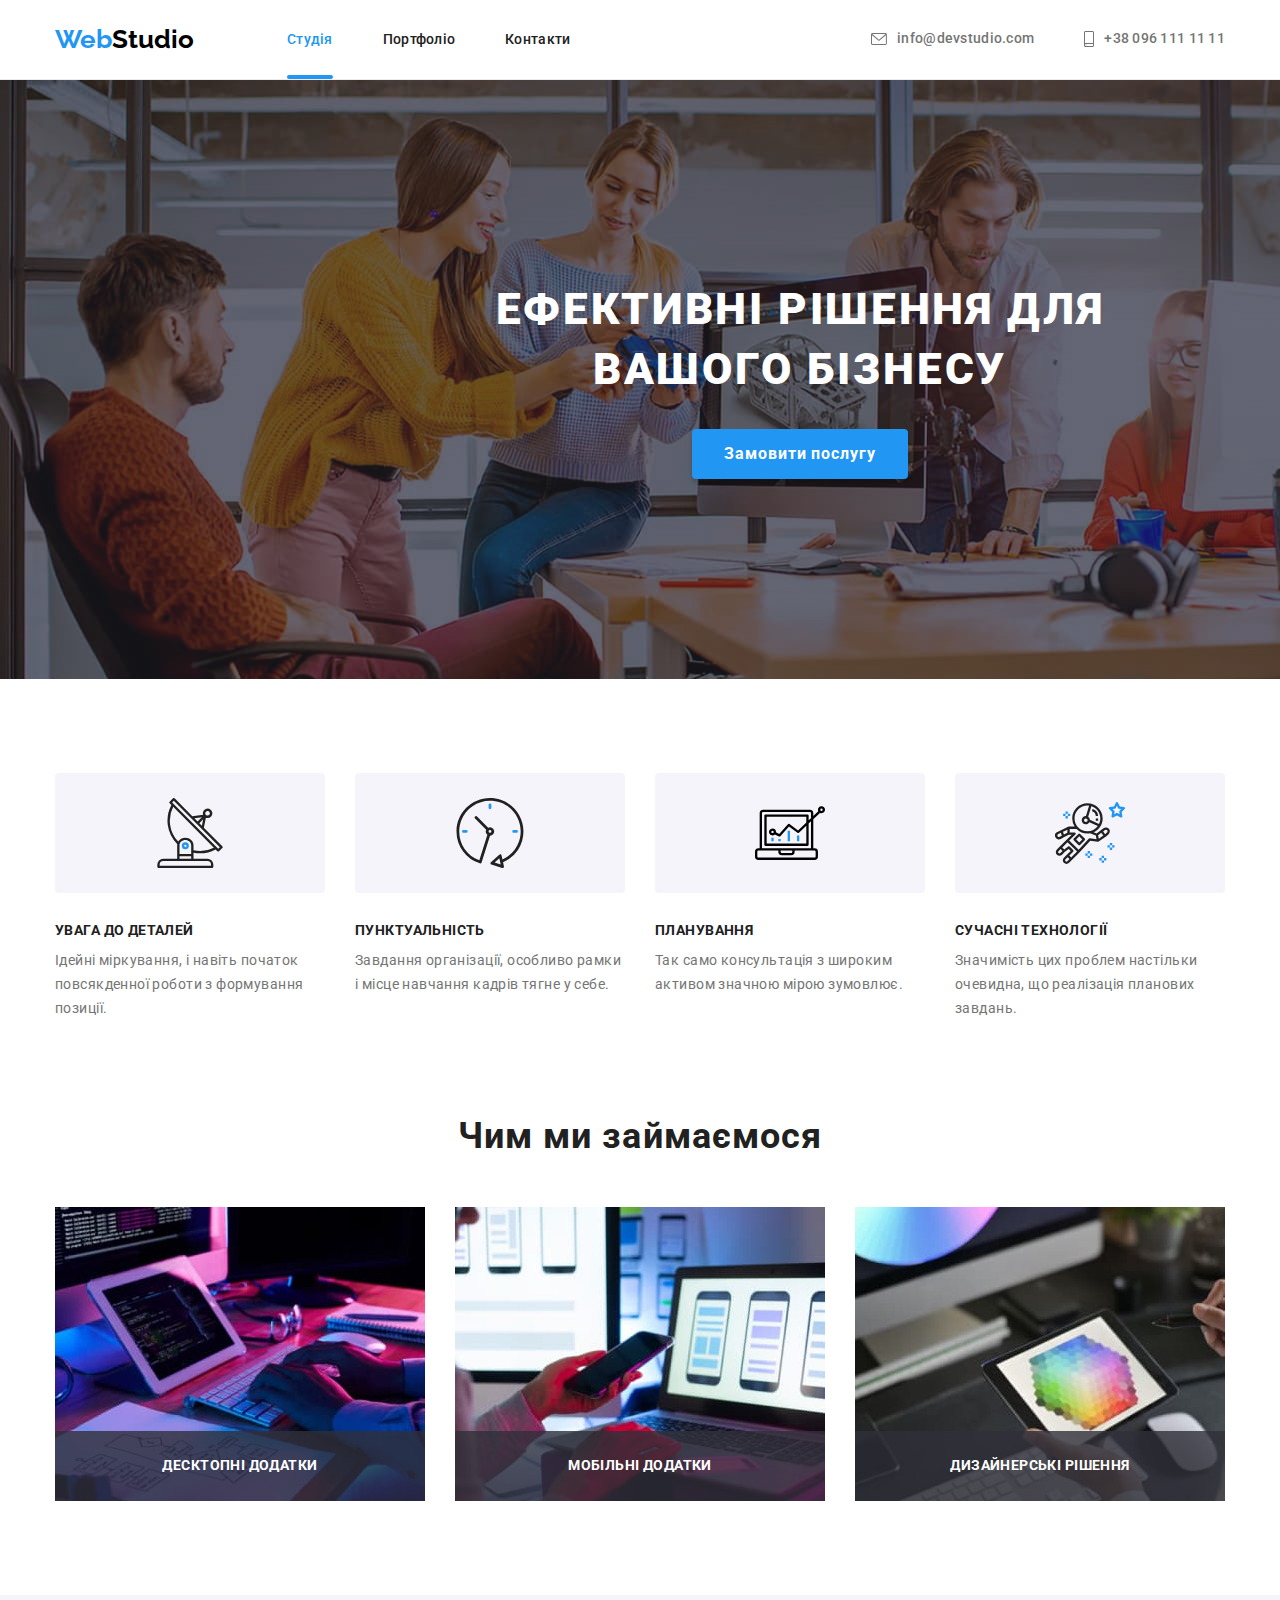
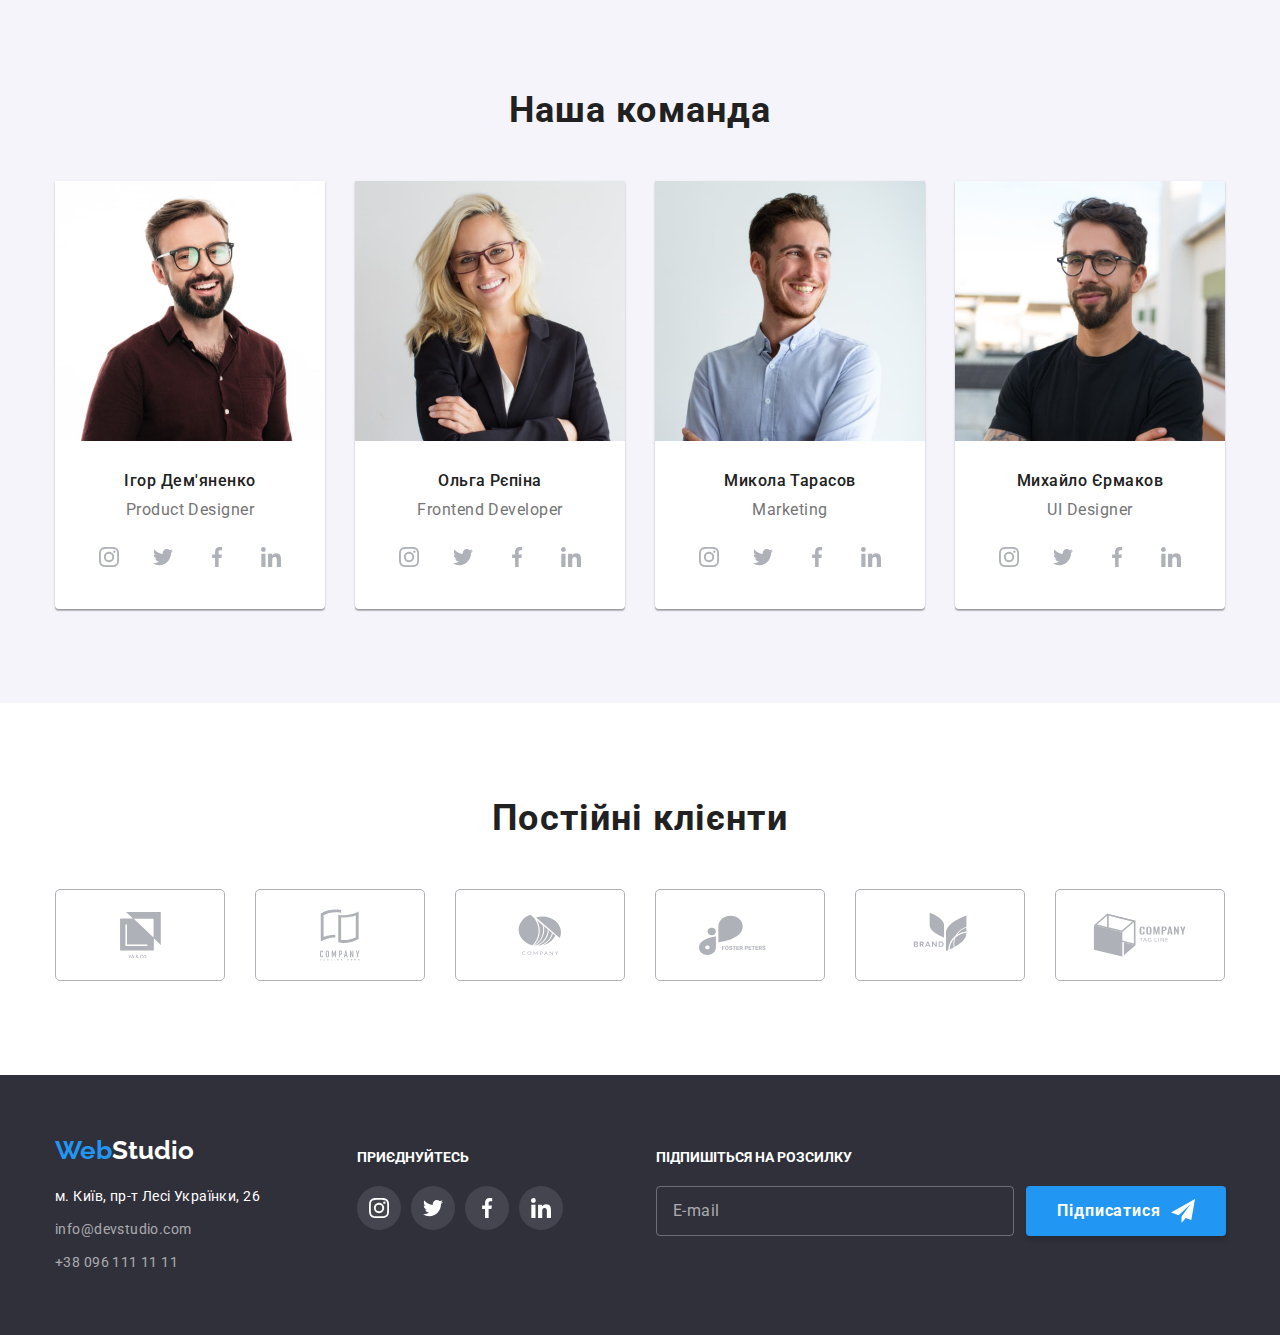
<file: index.html>
<!DOCTYPE html>
<html lang="uk">

<head>
  <meta charset="UTF-8" />
  <meta http-equiv="X-UA-Compatible" content="IE=edge" />
  <meta name="viewport" content="width=device-width, initial-scale=1.0" />
  <title>Web Studio</title>
  <link rel="preconnect" href="https://fonts.googleapis.com" />
  <link rel="preconnect" href="https://fonts.gstatic.com" crossorigin />
  <link href="https://fonts.googleapis.com/css2?family=Raleway:wght@700&family=Roboto:wght@400;500;700;900&display=swap"
    rel="stylesheet" />
  <link rel="stylesheet"
    href="https://cdnjs.cloudflare.com/ajax/libs/modern-normalize/1.1.0/modern-normalize.min.css" />
  <link rel="stylesheet" href="./css/main.min.css" />
</head>

<body>
  <!-- Header -->
  <header class="header">
    <div class="container">
      <nav class="header__nav">
        <a class="logo header__logo" href="./index.html"><span class="logo__acc">Web</span>Studio</a>

        <ul class="list navigation">
          <li class="navigation__item">
            <a class="link link_active-page" href="./index.html">Студія</a>
          </li>
          <li class="navigation__item">
            <a class="link" href="./portfolio.html">Портфоліо</a>
          </li>
          <li class="navigation__item">
            <a class="link" href="">Контакти</a>
          </li>
        </ul>
      </nav>

      <ul class="list contacts">
        <li class="contacts__item">
          <a class="link contacts__mail" href="mailto:info@devstudio.com">
            <svg class="contacts__icon" width="16px" height="12px">
              <use href="./imagies/icons.svg#icon-envelope"></use>
            </svg>
            info@devstudio.com
          </a>
        </li>
        <li class="contacts__item">
          <a class="link contacts__tel" href="tel:+380961111111">
            <svg class="contacts__icon" width="10px" height="16px">
              <use href="./imagies/icons.svg#icon-smartphone"></use>
            </svg>
            +38 096 111 11 11</a>
        </li>
      </ul>
    </div>
  </header>

  <!-- Main -->
  <main>
    <section class="hero">
      <h1 class="hero__title">Ефективні рішення для вашого бізнесу</h1>

      <button class="btn hero__btn" type="button" data-modal-open>
        Замовити послугу
      </button>
    </section>

    <!-- abilities -->
    <section class="section abilities">
      <div class="container">
        <!-- Заголовок спрятать -->
        <h2 class="abilities__title abilities__title_visually-hiden">
          Переваги
        </h2>
        <!-- / -->
        <ul class="list abilities__list">
          <li class="abilities__list-item">
            <div class="abilities__icon-box">
              <svg width="70px" height="70px">
                <use href="./imagies/icons.svg#icon-antenna"></use>
              </svg>
            </div>

            <h3 class="abilities__title">УВАГА ДО ДЕТАЛЕЙ</h3>
            <p class="abilities__descr">
              Ідейні міркування, і навіть початок повсякденної роботи з
              формування позиції.
            </p>
          </li>

          <li class="abilities__list-item">
            <div class="abilities__icon-box">
              <svg width="70px" height="70px">
                <use href="./imagies/icons.svg#icon-clock"></use>
              </svg>
            </div>
            <h3 class="abilities__title">ПУНКТУАЛЬНІСТЬ</h3>
            <p class="abilities__descr">
              Завдання організації, особливо рамки і місце навчання кадрів
              тягне у себе.
            </p>
          </li>

          <li class="abilities__list-item">
            <div class="abilities__icon-box">
              <svg width="70px" height="70px">
                <use href="./imagies/icons.svg#icon-diagram"></use>
              </svg>
            </div>
            <h3 class="abilities__title">ПЛАНУВАННЯ</h3>
            <p class="abilities__descr">
              Так само консультація з широким активом значною мірою зумовлює.
            </p>
          </li>

          <li class="abilities__list-item">
            <div class="abilities__icon-box">
              <svg width="70px" height="70px">
                <use href="./imagies/icons.svg#icon-astronaut"></use>
              </svg>
            </div>
            <h3 class="abilities__title">СУЧАСНІ ТЕХНОЛОГІЇ</h3>
            <p class="abilities__descr">
              Значимість цих проблем настільки очевидна, що реалізація
              планових завдань.
            </p>
          </li>
        </ul>
      </div>
    </section>

    <!-- What we do -->
    <section class="section services">
      <div class="container">
        <h2 class="section__title">Чим ми займаємося</h2>
        <ul class=" list services__list">
          <li class="services__item">
            <a class="services__link" href=""><img src="./imagies/our-services/codding.jpg"
                alt="работа с кодом на экране" width="370" height="294" />
            </a>
            <div class="services__descr-box">
              <p class="services__description">Десктопні додатки</p>
            </div>
          </li>

          <li class="services__item">
            <a class="services__link" href=""><img src="./imagies/our-services/design.jpg" alt="разработка дизайна"
                width="370" height="294" />
            </a>
            <div class="services__descr-box">
              <p class="services__description">Мобільні додатки</p>
            </div>
          </li>

          <li class="services__item">
            <a class="services__link" href=""><img src="./imagies/our-services/customisation.jpg"
                alt="человек выбирает цвет на планшете" width="370" height="294" />
            </a>
            <div class="services__descr-box">
              <p class="services__description">Дизайнерські рішення</p>
            </div>
          </li>
        </ul>
      </div>
    </section>

    <!-- Staff -->
    <section class="section staff">
      <div class="container">
        <h2 class="section__title">Наша команда</h2>
        <ul class="list staff__list">
          <li class="staff__item">
            <img class="staff__portrait" src="./imagies/staff/ihor.jpg" alt="Игорь Демьяненко" width="270"
              height="260" />
            <h3 class="staff__name">Ігор Дем'яненко</h3>
            <p class="staff__position" lang="en">Product Designer</p>
            <ul class="list staff__social-media-list">
              <li class="staff__social-media-item">
                <a class="link staff__social-media-link" href="">
                  <svg class="staff__social-media-icon" width="20px" height="20px">
                    <use href="./imagies/icons.svg#icon-instagram"></use>
                  </svg>
                </a>
              </li>

              <li class="staff__social-media-item">
                <a class="link staff__social-media-link" href="">
                  <svg class="staff__social-media-icon" width="20px" height="20px">
                    <use href="./imagies/icons.svg#icon-twitter"></use>
                  </svg>
                </a>
              </li>

              <li class="staff__social-media-item">
                <a class="link staff__social-media-link" href="">
                  <svg class="staff__social-media-icon" width="20px" height="20px">
                    <use href="./imagies/icons.svg#icon-facebook"></use>
                  </svg>
                </a>
              </li>

              <li class="staff__social-media-item">
                <a class="link staff__social-media-link" href="">
                  <svg class="staff__social-media-icon" width="20px" height="20px">
                    <use href="./imagies/icons.svg#icon-linkedin"></use>
                  </svg>
                </a>
              </li>
            </ul>
          </li>

          <li class="staff__item">
            <img class="staff__portrait" src="./imagies/staff/olga.jpg" alt="Ольга Репина" width="270" height="260" />
            <h3 class="staff__name">Ольга Рєпіна</h3>
            <p class="staff__position" lang="en">Frontend Developer</p>

            <ul class="list staff__social-media-list">
              <li class="staff__social-media-item">
                <a class="link staff__social-media-link" href="">
                  <svg class="staff__social-media-icon" width="20px" height="20px">
                    <use href="./imagies/icons.svg#icon-instagram"></use>
                  </svg>
                </a>
              </li>

              <li class="staff__social-media-item">
                <a class="link staff__social-media-link" href="">
                  <svg class="staff__social-media-icon" width="20px" height="20px">
                    <use href="./imagies/icons.svg#icon-twitter"></use>
                  </svg>
                </a>
              </li>

              <li class="staff__social-media-item">
                <a class="link staff__social-media-link" href="">
                  <svg class="staff__social-media-icon" width="20px" height="20px">
                    <use href="./imagies/icons.svg#icon-facebook"></use>
                  </svg>
                </a>
              </li>

              <li class="staff__social-media-item">
                <a class="link staff__social-media-link" href="">
                  <svg class="staff__social-media-icon" width="20px" height="20px">
                    <use href="./imagies/icons.svg#icon-linkedin"></use>
                  </svg>
                </a>
              </li>
            </ul>
          </li>

          <li class="staff__item">
            <img class="staff__portrait" src="./imagies/staff/nikolay.jpg" alt="Николай Тарасов" width="270"
              height="260" />
            <h3 class="staff__name">Микола Тарасов</h3>
            <p class="staff__position" lang="en">Marketing</p>
            <ul class="list staff__social-media-list">
              <li class="staff__social-media-item">
                <a class="link staff__social-media-link" href="">
                  <svg class="staff__social-media-icon" width="20px" height="20px">
                    <use href="./imagies/icons.svg#icon-instagram"></use>
                  </svg>
                </a>
              </li>

              <li class="staff__social-media-item">
                <a class="link staff__social-media-link" href="">
                  <svg class="staff__social-media-icon" width="20px" height="20px">
                    <use href="./imagies/icons.svg#icon-twitter"></use>
                  </svg>
                </a>
              </li>

              <li class="staff__social-media-item">
                <a class="link staff__social-media-link" href="">
                  <svg class="staff__social-media-icon" width="20px" height="20px">
                    <use href="./imagies/icons.svg#icon-facebook"></use>
                  </svg>
                </a>
              </li>

              <li class="staff__social-media-item">
                <a class="link staff__social-media-link" href="">
                  <svg class="staff__social-media-icon" width="20px" height="20px">
                    <use href="./imagies/icons.svg#icon-linkedin"></use>
                  </svg>
                </a>
              </li>
            </ul>
          </li>

          <li class="staff__item">
            <img class="staff__portrait" src="./imagies/staff/mihail.jpg" alt="Михаил Ермаков" width="270"
              height="260" />
            <h3 class="staff__name">Михайло Єрмаков</h3>
            <p class="staff__position" lang="en">UI Designer</p>
            <ul class="list staff__social-media-list">
              <li class="staff__social-media-item">
                <a class="link staff__social-media-link" href="">
                  <svg class="staff__social-media-icon" width="20px" height="20px">
                    <use href="./imagies/icons.svg#icon-instagram"></use>
                  </svg>
                </a>
              </li>

              <li class="staff__social-media-item">
                <a class="link staff__social-media-link" href="">
                  <svg class="staff__social-media-icon" width="20px" height="20px">
                    <use href="./imagies/icons.svg#icon-twitter"></use>
                  </svg>
                </a>
              </li>

              <li class="staff__social-media-item">
                <a class="link staff__social-media-link" href="">
                  <svg class="staff__social-media-icon" width="20px" height="20px">
                    <use href="./imagies/icons.svg#icon-facebook"></use>
                  </svg>
                </a>
              </li>

              <li class="staff__social-media-item">
                <a class="link staff__social-media-link" href="">
                  <svg class="staff__social-media-icon" width="20px" height="20px">
                    <use href="./imagies/icons.svg#icon-linkedin"></use>
                  </svg>
                </a>
              </li>
            </ul>
          </li>
        </ul>
      </div>
    </section>
  </main>

  <!-- Clients -->
  <section class="section customers">
    <div class="container">
      <h2 class="section__title">Постійні клієнти</h2>
      <ul class="list customers__list">
        <li class="customers__item">
          <a class="link customers__link" href="">
            <svg class="customers__logo" width="41" height="46.7">
              <use href="./imagies/icons.svg#icon-yacomp"></use>
            </svg>
          </a>
        </li>

        <li class="customers__item">
          <a class="link customers__link" href="">
            <svg class="customers__logo" width="40px" height="52px">
              <use href="./imagies/icons.svg#icon-teglinehere"></use>
            </svg>
          </a>
        </li>

        <li class="customers__item">
          <a class="link customers__link" href="">
            <svg class="customers__logo" width="43.46px" height="41.18px">
              <use href="./imagies/icons.svg#icon-company"></use>
            </svg>
          </a>
        </li>

        <li class="customers__item">
          <a class="link customers__link" href="">
            <svg class="customers__logo" width="84.44px" height="40.62px">
              <use href="./imagies/icons.svg#icon-forester"></use>
            </svg>
          </a>
        </li>

        <li class="customers__item">
          <a class="link customers__link" href="">
            <svg class="customers__logo" width="62.54px" height="45.43px">
              <use href="./imagies/icons.svg#icon-brand"></use>
            </svg>
          </a>
        </li>

        <li class="customers__item">
          <a class="link customers__link" href="">
            <svg class="customers__logo" width="93.79px" height="43.93px">
              <use href="./imagies/icons.svg#icon-tegline"></use>
            </svg>
          </a>
        </li>
      </ul>
    </div>
  </section>

  <!-- Footer -->
  <footer class="footer">
    <div class="container">
      <div class="address-info">
        <a class="logo footer__logo" href="./index.html"><span class="logo__acc">Web</span>Studio</a>
        <address>
          <ul class="list address-info__list">
            <li class="address-info__item">
              <a class="link address-info__data" href="https://goo.gl/maps/ffjyEgsYqTHCnrhD7" target="_blank">м. Київ,
                пр-т Лесі
                Українки, 26</a>
            </li>
            <li class="address-info__item">
              <a class="link address-info__data address-info__data_contact"
                href="mailto:info@devstudio.com">info@devstudio.com</a>
            </li>
            <li class="address-info__item">
              <a class="link address-info__data address-info__data_contact" href="tel:+380961111111">+38 096 111 11
                11</a>
            </li>
          </ul>
        </address>
      </div>

      <div class="social-netw">
        <p class="footer__title">Приєднуйтесь</p>

        <ul class="list social-netw__list">
          <li class="social-netw__item">
            <a class="link social-netw__link" href="">
              <svg class="social-netw__icon" width="20px" height="20px">
                <use href="./imagies/icons.svg#icon-instagram"></use>
              </svg>
            </a>
          </li>

          <li class="social-netw__item">
            <a class="link social-netw__link" href="">
              <svg class="social-netw__icon" width="20px" height="20px">
                <use href="./imagies/icons.svg#icon-twitter"></use>
              </svg>
            </a>
          </li>

          <li class="social-netw__item">
            <a class="link social-netw__link" href="">
              <svg class="social-netw__icon" width="20px" height="20px">
                <use href="./imagies/icons.svg#icon-facebook"></use>
              </svg>
            </a>
          </li>

          <li class="social-netw__item">
            <a class="link social-netw__link" href="">
              <svg class="social-netw__icon" width="20px" height="20px">
                <use href="./imagies/icons.svg#icon-linkedin"></use>
              </svg>
            </a>
          </li>
        </ul>
      </div>

      <div class="newsletter">
        <label class="footer__title" for="join-us">Підпишіться на розсилку
        </label>

        <div class="newsletter__box">
          <input class="newsletter__input" type="email" name="join-us" placeholder="E-mail" id="join-us" />
          <button class="btn newsletter__btn" type="submit">
            Підписатися
            <svg class="newsletter__icon" width="24px" height="24px">
              <use href="./imagies/icons.svg#icon-send"></use>
            </svg>
          </button>
        </div>
      </div>
    </div>
  </footer>

  <!-- Modal page -->
  <div class="backdrop backdrop_is-hidden" data-modal>
    <div class="modal">
      <button class="close-button" type="button" data-modal-close>
        <svg class="close-button__icon" width="11px" height="11px">
          <use href="./imagies/icons.svg#icon-close"></use>
        </svg>
      </button>

      <form class="contact-form">
        <p class="contact-form__title">Залиште свої дані, ми вам передзвонимо</p>

        <label class="contact-form__input-label" for="modal-input-name">Ім'я </label>
        <span class="contact-form__input-icon">
          <input class="contact-form__input" type="text" name="name" id="modal-input-name" />
          <svg class="contact-form__svg" width="18px" height="18px">
            <use href="./imagies/icons.svg#icon-person-black"></use>
          </svg>
        </span>

        <label class="contact-form__input-label" for="modal-input-tel">Телефон
        </label>

        <span class="contact-form__input-icon">
          <input class="contact-form__input" type="tel" name="tel" id="modal-input-tel" />
          <svg class="contact-form__svg" width="18px" height="18px">
            <use href="./imagies/icons.svg#icon-phone-black"></use>
          </svg>
        </span>

        <label class="contact-form__input-label" for="modal-input-email">Пошта
        </label>
        <span class="contact-form__input-icon">
          <input class="contact-form__input" type="email" name="email" id="modal-input-email" />
          <svg class="contact-form__svg" width="18px" height="18px">
            <use href="./imagies/icons.svg#icon-email-black"></use>
          </svg>
        </span>

        <label class="contact-form__input-label" for="modal-input-comment">Коментар
        </label>
        <textarea class="contact-form__textarea" name="comment" id="modal-input-comment"
          placeholder="Введіть текст"></textarea>

        <label class="contact-form__checkbox-label">
          <input class="contact-form__checkbox contact-form__checkbox_visually-hiden" type="checkbox"
            name="user_policy" />
          <span class="contact-form__fake-checkbox"></span>
          Погоджуюся з розсилкою та приймаю&nbsp;<a class="terms" href="" target="_blank">Умови договору</a>
        </label>

        <button class="btn contact-form__submit" type="submit">Відправити</button>
      </form>
    </div>
  </div>
  <script src="./modal.js"></script>
</body>

</html>
</file>
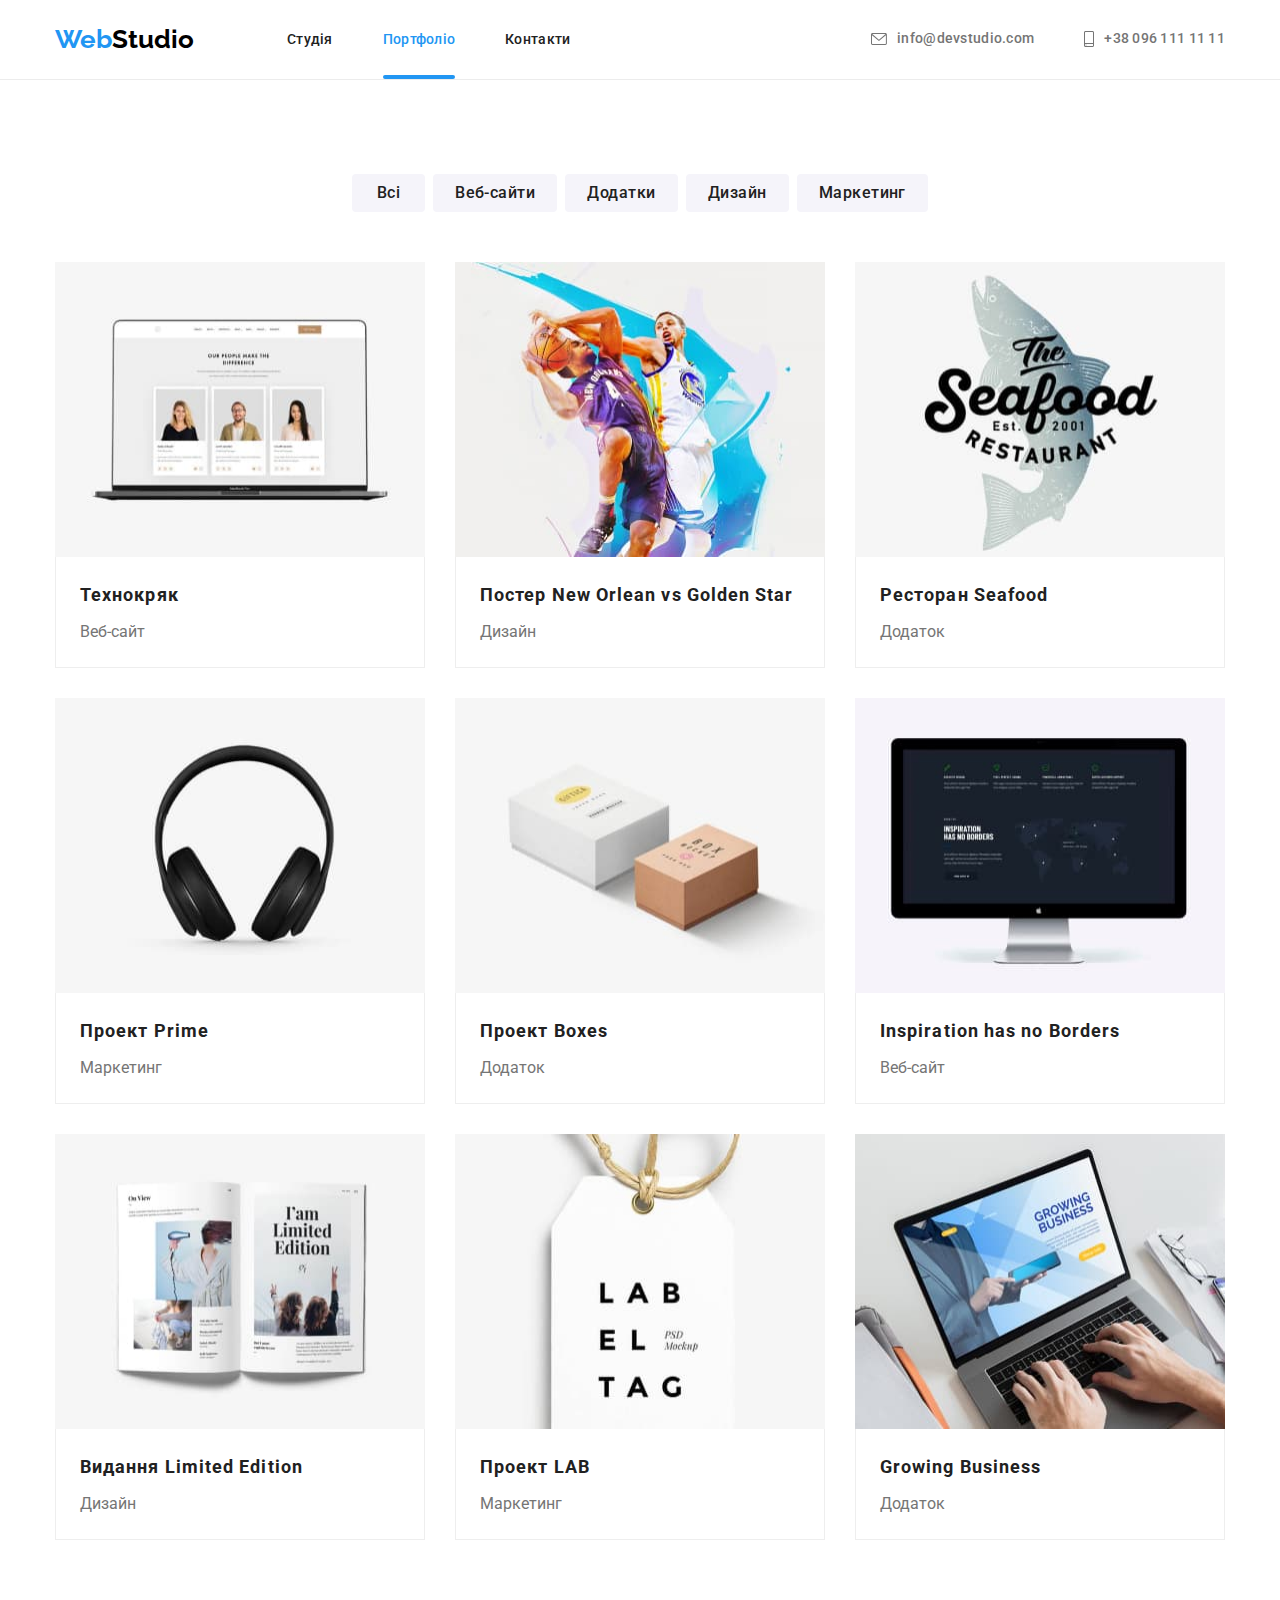
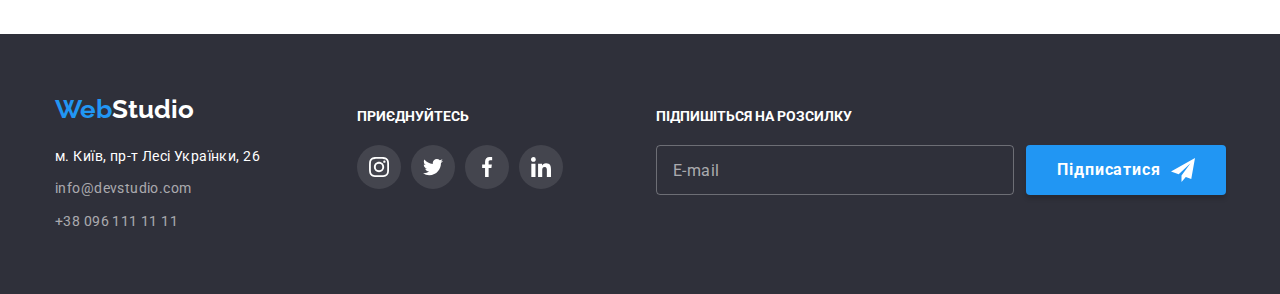
<file: portfolio.html>
<!DOCTYPE html>
<html lang="uk">

<head>
  <meta charset="UTF-8" />
  <meta http-equiv="X-UA-Compatible" content="IE=edge" />
  <meta name="viewport" content="width=device-width, initial-scale=1.0" />
  <title>Web Studio</title>
  <link rel="preconnect" href="https://fonts.googleapis.com" />
  <link rel="preconnect" href="https://fonts.gstatic.com" crossorigin />
  <link href="https://fonts.googleapis.com/css2?family=Raleway:wght@700&family=Roboto:wght@400;500;700;900&display=swap"
    rel="stylesheet" />
  <link rel="stylesheet"
    href="https://cdnjs.cloudflare.com/ajax/libs/modern-normalize/1.1.0/modern-normalize.min.css" />
  <link rel="stylesheet" href="./css/main.min.css" />
</head>

<body>
  <!-- Header -->
  <header class="header">
    <div class="container">
      <nav class="header__nav">
        <a class="logo header__logo" href="./index.html"><span class="logo__acc">Web</span>Studio</a>

        <ul class="list navigation">
          <li class="navigation__item">
            <a class="link" href="./index.html">Студія</a>
          </li>
          <li class="navigation__item">
            <a class="link link_active-page" href="./portfolio.html">Портфоліо</a>
          </li>
          <li class="navigation__item">
            <a class="link" href="">Контакти</a>
          </li>
        </ul>
      </nav>

      <ul class="list contacts">
        <li class="contacts__item">
          <a class="link contacts__mail" href="mailto:info@devstudio.com">
            <svg class="contacts__icon" width="16px" height="12px">
              <use href="./imagies/icons.svg#icon-envelope"></use>
            </svg>
            info@devstudio.com
          </a>
        </li>
        <li class="contacts__item">
          <a class="link contacts__tel" href="tel:+380961111111">
            <svg class="contacts__icon" width="10px" height="16px">
              <use href="./imagies/icons.svg#icon-smartphone"></use>
            </svg>
            +38 096 111 11 11</a>
        </li>
      </ul>
    </div>
  </header>

  <!-- Main -->
  <main>
    <section class="section">
      <div class="container">
        <!-- Спрятать заголовок -->
        <h1 class="filter-title_visually-hiden">Наші работи</h1>
        <!-- / -->

        <ul class=" list filter-list">
          <li>
            <button class="filter-list__item" type="button">Всі</button>
          </li>
          <li>
            <button class="filter-list__item" type="button">Веб-сайти</button>
          </li>
          <li>
            <button class="filter-list__item" type="button">Додатки</button>
          </li>
          <li>
            <button class="filter-list__item" type="button">Дизайн</button>
          </li>
          <li>
            <button class="filter-list__item" type="button">Маркетинг</button>
          </li>
        </ul>

        <!-- Portfolio -->

        <ul class=" list card-list">
          <li class="card card-list__item">
            <a class="link card__link" href="">
              <div class="card__box">
                <img src="./imagies/portfolio/tehnokriak.jpg" alt="Веб-сайт" width="370" height="295" />

                <p class="card__overlay">
                  Ресурс пропонує комплексні пропозиції з різним рівнем
                  функціоналу та сервісів. Все це дозволить відвідувачу
                  отримати вичерпні відомості про компанію чи приватну особу.
                </p>
              </div>

              <div class="card__description">
                <h3 class="card__title">Технокряк</h3>
                <p class="card__type">Веб-сайт</p>
              </div>
            </a>
          </li>

          <li class="card card-list__item">
            <a class="link card__link" href="">
              <div class="card__box">
                <img src="./imagies/portfolio/no-vs-gs.jpg" alt="Игра в баскетбол" width="370" height="295" />
                <p class="card__overlay">
                  Lorem ipsum, dolor sit amet consectetur adipisicing elit.
                  Mollitia ipsum reiciendis inventore repudiandae odio
                  officiis tempore fugiat? Eius voluptate delectus eaque porro
                  laudantium tenetur esse, corporis maiores vero adipisci
                  numquam?
                </p>
              </div>
              <div class="card__description">
                <h3 class="card__title">
                  Постер New Orlean vs Golden Star
                </h3>
                <p class="card__type">Дизайн</p>
              </div>
            </a>
          </li>

          <li class="card card-list__item">
            <a class="link card__link" href="">
              <div class="card__box">
                <img src="./imagies/portfolio/seafood.jpg" alt="Логотип рестоана" width="370" height="295" />
                <p class="card__overlay">
                  Lorem ipsum, dolor sit amet consectetur adipisicing elit.
                  Mollitia ipsum reiciendis inventore repudiandae odio
                  officiis tempore fugiat? Eius voluptate delectus eaque porro
                  laudantium tenetur esse, corporis maiores vero adipisci
                  numquam?
                </p>
              </div>

              <div class="card__description">
                <h3 class="card__title">Ресторан Seafood</h3>
                <p class="card__type">Додаток</p>
              </div>
            </a>
          </li>

          <li class="card card-list__item">
            <a class="link card__link" href="">
              <div class="card__box">
                <img src="./imagies/portfolio/prime.jpg" alt="Реклама наушников" width="370" height="295" />
                <p class="card__overlay">
                  Lorem ipsum, dolor sit amet consectetur adipisicing elit.
                  Mollitia ipsum reiciendis inventore repudiandae odio
                  officiis tempore fugiat? Eius voluptate delectus eaque porro
                  laudantium tenetur esse, corporis maiores vero adipisci
                  numquam? Ex eveniet soluta odio omnis magni consequatur
                  possimus voluptas voluptate amet alias itaque hic dolorem
                  ratione perspiciatis harum inventore dicta pariatur at vitae
                  dignissimos modi, veniam dolorum? Vel, aspernatur id.
                  Similique natus ut tempora reprehenderit voluptates
                  obcaecati distinctio quam sint, doloribus, quaerat, aliquam
                  optio enim eveniet error beatae tempore assumenda. Ipsam
                  maxime esse aspernatur sint minus aliquam praesentium est
                  ut! Incidunt, quo consequuntur, a repellat molestiae ut rem
                  obcaecati veniam delectus dolorum autem numquam temporibus
                  alias at! Impedit, iste facere quam illum quis aliquam
                  sapiente doloremque, error, ut aperiam animi!
                </p>
              </div>

              <div class="card__description">
                <h3 class="card__title">Проект Prime</h3>
                <p class="card__type">Маркетинг</p>
              </div>
            </a>
          </li>

          <li class="card card-list__item">
            <a class="link card__link" href="">
              <div class="card__box">
                <img src="./imagies/portfolio/boxes.jpg" alt="Коробки" width="370" height="295" />
                <p class="card__overlay">
                  Lorem ipsum, dolor sit amet consectetur adipisicing elit.
                  Mollitia ipsum reiciendis inventore repudiandae odio
                  officiis tempore fugiat? Eius voluptate delectus eaque porro
                  laudantium tenetur esse, corporis maiores vero adipisci
                  numquam? Ex eveniet soluta odio omnis magni consequatur
                  possimus voluptas voluptate amet alias itaque hic dolorem
                  ratione perspiciatis harum inventore dicta pariatur at vitae
                  dignissimos modi, veniam dolorum? Vel, aspernatur id.
                  Similique natus ut tempora reprehenderit voluptates
                  obcaecati distinctio quam sint, doloribus, quaerat, aliquam
                  optio enim eveniet error beatae tempore assumenda. Ipsam
                  maxime esse aspernatur sint minus aliquam praesentium est
                  ut! Incidunt, quo consequuntur, a repellat molestiae ut rem
                  obcaecati veniam delectus dolorum autem numquam temporibus
                  alias at! Impedit, iste facere quam illum quis aliquam
                  sapiente doloremque, error, ut aperiam animi!
                </p>
              </div>

              <div class="card__description">
                <h3 class="card__title">Проект Boxes</h3>
                <p class="card__type">Додаток</p>
              </div>
            </a>
          </li>

          <li class="card card-list__item">
            <a class="link card__link" href="">
              <div class="card__box">
                <img src="./imagies/portfolio/inspiration.jpg" alt="Веб-сайт" width="370" height="295" />
                <p class="card__overlay">
                  Lorem ipsum, dolor sit amet consectetur adipisicing elit.
                  Mollitia ipsum reiciendis inventore repudiandae odio
                  officiis tempore fugiat? Eius voluptate delectus eaque porro
                  laudantium tenetur esse, corporis maiores vero adipisci
                  numquam? Ex eveniet soluta odio omnis magni consequatur
                  possimus voluptas voluptate amet alias itaque hic dolorem
                  ratione perspiciatis harum inventore dicta pariatur at vitae
                  dignissimos modi, veniam dolorum? Vel, aspernatur id.
                  Similique natus ut tempora reprehenderit voluptates
                  obcaecati distinctio quam sint, doloribus, quaerat, aliquam
                  optio enim eveniet error beatae tempore assumenda. Ipsam
                  maxime esse aspernatur sint minus aliquam praesentium est
                  ut! Incidunt, quo consequuntur, a repellat molestiae ut rem
                  obcaecati veniam delectus dolorum autem numquam temporibus
                  alias at! Impedit, iste facere quam illum quis aliquam
                  sapiente doloremque, error, ut aperiam animi!
                </p>
              </div>

              <div class="card__description">
                <h3 class="card__title">Inspiration has no Borders</h3>
                <p class="card__type">Веб-сайт</p>
              </div>
            </a>
          </li>

          <li class="card card-list__item">
            <a class="link card__link" href="">
              <div class="card__box">
                <img src="./imagies/portfolio/limited-edition.jpg" alt="Страницы журнала" width="370" height="295" />
                <p class="card__overlay">
                  Lorem ipsum, dolor sit amet consectetur adipisicing elit.
                  Mollitia ipsum reiciendis inventore repudiandae odio
                  officiis tempore fugiat? Eius voluptate delectus eaque porro
                  laudantium tenetur esse, corporis maiores vero adipisci
                  numquam? Ex eveniet soluta odio omnis magni consequatur
                  possimus voluptas voluptate amet alias itaque hic dolorem
                  ratione perspiciatis harum inventore dicta pariatur at vitae
                  dignissimos modi, veniam dolorum? Vel, aspernatur id.
                  Similique natus ut tempora reprehenderit voluptates
                  obcaecati distinctio quam sint, doloribus, quaerat, aliquam
                  optio enim eveniet error beatae tempore assumenda. Ipsam
                  maxime esse aspernatur sint minus aliquam praesentium est
                  ut! Incidunt, quo consequuntur, a repellat molestiae ut rem
                  obcaecati veniam delectus dolorum autem numquam temporibus
                  alias at! Impedit, iste facere quam illum quis aliquam
                  sapiente doloremque, error, ut aperiam animi!
                </p>
              </div>

              <div class="card__description">
                <h3 class="card__title">Видання Limited Edition</h3>
                <p class="card__type">Дизайн</p>
              </div>
            </a>
          </li>

          <li class="card card-list__item">
            <a class="link card__link" href="">
              <div class="card__box">
                <img src="./imagies/portfolio/lab.jpg" alt="Логотип проекта" width="370" height="295" />
                <p class="card__overlay">
                  Lorem ipsum, dolor sit amet consectetur adipisicing elit.
                  Mollitia ipsum reiciendis inventore repudiandae odio
                  officiis tempore fugiat? Eius voluptate delectus eaque porro
                  laudantium tenetur esse, corporis maiores vero adipisci
                  numquam? Ex eveniet soluta odio omnis magni consequatur
                  possimus voluptas voluptate amet alias itaque hic dolorem
                  ratione perspiciatis harum inventore dicta pariatur at vitae
                  dignissimos modi, veniam dolorum? Vel, aspernatur id.
                  Similique natus ut tempora reprehenderit voluptates
                  obcaecati distinctio quam sint, doloribus, quaerat, aliquam
                  optio enim eveniet error beatae tempore assumenda. Ipsam
                  maxime esse aspernatur sint minus aliquam praesentium est
                  ut! Incidunt, quo consequuntur, a repellat molestiae ut rem
                  obcaecati veniam delectus dolorum autem numquam temporibus
                  alias at! Impedit, iste facere quam illum quis aliquam
                  sapiente doloremque, error, ut aperiam animi!
                </p>
              </div>

              <div class="card__description">
                <h3 class="card__title">Проект LAB</h3>
                <p class="card__type">Маркетинг</p>
              </div>
            </a>
          </li>

          <li class="card card-list__item">
            <a class="link card__link" href="">
              <div class="card__box">
                <img src="./imagies/portfolio/growing-business.jpg" alt="Страница приложения" width="370"
                  height="295" />
                <p class="card__overlay">
                  Lorem ipsum, dolor sit amet consectetur adipisicing elit.
                  Mollitia ipsum reiciendis inventore repudiandae odio
                  officiis tempore fugiat? Eius voluptate delectus eaque porro
                  laudantium tenetur esse, corporis maiores vero adipisci
                  numquam? Ex eveniet soluta odio omnis magni consequatur
                  possimus voluptas voluptate amet alias itaque hic dolorem
                  ratione perspiciatis harum inventore dicta pariatur at vitae
                  dignissimos modi, veniam dolorum? Vel, aspernatur id.
                  Similique natus ut tempora reprehenderit voluptates
                  obcaecati distinctio quam sint, doloribus, quaerat, aliquam
                  optio enim eveniet error beatae tempore assumenda. Ipsam
                  maxime esse aspernatur sint minus aliquam praesentium est
                  ut! Incidunt, quo consequuntur, a repellat molestiae ut rem
                  obcaecati veniam delectus dolorum autem numquam temporibus
                  alias at! Impedit, iste facere quam illum quis aliquam
                  sapiente doloremque, error, ut aperiam animi!
                </p>
              </div>

              <div class="card__description">
                <h3 class="card__title">Growing Business</h3>
                <p class="card__type">Додаток</p>
              </div>
            </a>
          </li>
        </ul>
      </div>
    </section>
  </main>

  <!-- Footer -->
  <footer class="footer">
    <div class="container">
      <div class="address-info">
        <a class="logo footer__logo" href="./index.html"><span class="logo__acc">Web</span>Studio</a>
        <address>
          <ul class="list address-info__list">
            <li class="address-info__item">
              <a class="link address-info__data" href="https://goo.gl/maps/ffjyEgsYqTHCnrhD7" target="_blank">м. Київ,
                пр-т Лесі
                Українки, 26</a>
            </li>
            <li class="address-info__item">
              <a class="link address-info__data address-info__data_contact"
                href="mailto:info@devstudio.com">info@devstudio.com</a>
            </li>
            <li class="address-info__item">
              <a class="link address-info__data address-info__data_contact" href="tel:+380961111111">+38 096 111 11
                11</a>
            </li>
          </ul>
        </address>
      </div>

      <div class="social-netw">
        <p class="footer__title">Приєднуйтесь</p>

        <ul class="list social-netw__list">
          <li class="social-netw__item">
            <a class="link social-netw__link" href="">
              <svg class="social-netw__icon" width="20px" height="20px">
                <use href="./imagies/icons.svg#icon-instagram"></use>
              </svg>
            </a>
          </li>

          <li class="social-netw__item">
            <a class="link social-netw__link" href="">
              <svg class="social-netw__icon" width="20px" height="20px">
                <use href="./imagies/icons.svg#icon-twitter"></use>
              </svg>
            </a>
          </li>

          <li class="social-netw__item">
            <a class="link social-netw__link" href="">
              <svg class="social-netw__icon" width="20px" height="20px">
                <use href="./imagies/icons.svg#icon-facebook"></use>
              </svg>
            </a>
          </li>

          <li class="social-netw__item">
            <a class="link social-netw__link" href="">
              <svg class="social-netw__icon" width="20px" height="20px">
                <use href="./imagies/icons.svg#icon-linkedin"></use>
              </svg>
            </a>
          </li>
        </ul>
      </div>

      <div class="newsletter">
        <label class="footer__title" for="join-us">Підпишіться на розсилку
        </label>

        <div class="newsletter__box">
          <input class="newsletter__input" type="email" name="join-us" placeholder="E-mail" id="join-us" />
          <button class="btn newsletter__btn" type="submit">
            Підписатися
            <svg class="newsletter__icon" width="24px" height="24px">
              <use href="./imagies/icons.svg#icon-send"></use>
            </svg>
          </button>
        </div>
      </div>
    </div>
  </footer>
</body>

</html>
</file>
<file: css/main.min.css>
:root{--m-bcg-col: #fff;--alt-bcg-col: #f5f4fa;--whatwedo-bcg-col: rgba(47, 48, 58, 0.8);--f-bcg-col: #2f303a;--m-col: #212121;--alt-col: #757575;--acc-col: #2196f3;--logo-h-col: #000000;--logo-f-col: #fff;--hero-col: #fff;--btn-alt-col: #fff;--btn-hover-bcg-col: #188ce8;--foot-alph-col: rgba(255, 255, 255, 0.6);--card-bcg-col: #fff;--card-border-col: #eee;--card-over-bcg-col: rgba(33, 150, 243, 0.9);--header-border-col: #ececec;--icon-fill: #afb1b8;--backdrop-bcg-col: rgba(0, 0, 0, 0.2);--modal-border-col: rgba(33, 33, 33, 0.2);--modal-plhold-col: rgba(117, 117, 117, 0.5);--join-us-bcg-col: rgba(255, 255, 255, 0.3)}.link,.btn,.filter-list__item,.card{transition-property:color,background-color,box-shadow,fill,border;transition-duration:250ms;transition-timing-function:cubic-bezier(0.4, 0, 0.2, 1)}h1,h2,h3,h4,h5,h6{margin:0}p{margin:0}body{font-family:"Roboto",sans-serif;color:var(--m-col);background-color:var(--m-bcg-col)}img{display:block;max-width:100%}.list{list-style-type:none;padding:0;margin:0}.link{text-decoration:none;color:var(--m-col)}.contact-form__checkbox_visually-hiden,.filter-title_visually-hiden,.abilities__title_visually-hiden{position:absolute;width:1px;height:1px;margin:-1px;border:0;padding:0;white-space:nowrap;clip-path:inset(100%);clip:rect(0 0 0 0);overflow:hidden}.container{width:1200px;padding-left:15px;padding-right:15px;margin:auto}.section{padding-top:94px;padding-bottom:94px}.section__title{margin-bottom:50px;font-size:36px;line-height:1.17;text-align:center;letter-spacing:.03em}.header{padding-top:24px;padding-bottom:25px;border-bottom:1px solid var(--header-border-col)}.header .container,.header .list{display:flex;justify-content:space-between;align-items:center}.contacts .contacts__mail,.contacts .contacts__tel{display:flex;align-items:center;color:var(--alt-col);fill:var(--alt-col)}.link:hover .contacts__icon,.link:focus .contacts__icon{fill:var(--acc-col)}.link_active-page{color:var(--acc-col);position:relative}.link_active-page::after{display:block;position:absolute;bottom:-32px;width:100%;height:4px;background-color:var(--acc-col);border-radius:2px;content:""}.header__nav{display:flex}.contacts>:not(:last-child),.navigation>:not(:last-child){margin-right:50px}.navigation__item .link,.contacts__item .link{font-weight:500;font-size:14px;line-height:1.14;letter-spacing:.02em}.contacts__icon{margin-right:10px}.logo{display:flex;margin-right:93px;font-family:"Raleway";font-weight:700;font-size:26px;line-height:1.17;text-decoration:none;align-items:center}.header__logo{color:var(--logo-h-col)}.logo__acc{color:var(--acc-col)}.footer__logo{margin-bottom:20px}.hero{width:1600px;padding-top:200px;padding-bottom:200px;margin-left:auto;margin-right:auto;color:var(--hero-col);background-color:var(--f-bcg-col);background-image:linear-gradient(to top, rgba(47, 48, 58, 0.4), rgba(47, 48, 58, 0.4)),url(../imagies/hero/hero.jpg);background-size:cover;text-align:center}.hero__title{width:696px;margin-left:auto;margin-right:auto;margin-bottom:30px;font-weight:900;font-size:44px;line-height:1.35;text-align:center;letter-spacing:.06em;text-transform:uppercase}.hero__btn{min-width:216px}.btn{padding:10px;border:0;border-radius:4px;box-shadow:0px 4px 4px rgba(0,0,0,.15);font-family:inherit;font-weight:700;font-size:16px;line-height:1.88;color:var(--hero-col);background-color:var(--acc-col);text-align:center;letter-spacing:.06em}.btn:hover,.btn:focus{background-color:var(--btn-hover-bcg-col);cursor:pointer}.abilities .list{display:flex}.abilities__list-item{display:block;width:270px}.abilities__list-item:not(:last-child){margin-right:30px}.abilities__title{margin-bottom:10px;font-size:14px;line-height:1.14;letter-spacing:.03em;text-transform:uppercase}.abilities__descr{font-size:14px;line-height:1.7;letter-spacing:.03em;color:var(--alt-col)}.abilities__icon-box{display:flex;justify-content:center;align-items:center;height:120px;margin-bottom:30px;border-radius:4px;background-color:var(--alt-bcg-col)}.services{padding-top:0}.services__list{display:flex}.services__item{position:relative}.services__item:not(:last-child){margin-right:30px}.services__descr-box{width:100%;height:70px;padding:27px 0;position:absolute;bottom:0;pointer-events:none;color:var(--hero-col);background-color:var(--whatwedo-bcg-col);text-transform:uppercase;font-size:14px;line-height:1.14;font-weight:700;letter-spacing:.03em;text-align:center}.staff{background-color:var(--alt-bcg-col);font-size:16px;text-align:center;letter-spacing:.03em}.staff__item{display:block;width:270px;padding-bottom:30px;background-color:var(--m-bcg-col);border-radius:0px 0px 4px 4px;box-shadow:0px 1px 3px rgba(0,0,0,.12),0px 1px 1px rgba(0,0,0,.14),0px 2px 1px rgba(0,0,0,.2)}.staff__list{display:flex;column-gap:30px;flex-wrap:wrap}.staff__name{margin-top:30px;margin-bottom:10px;font-weight:500;font-size:16px;line-height:1.19;text-align:center}.staff__position{margin-bottom:16px;color:var(--alt-col);line-height:1.19}.staff__social-media-list{display:flex;justify-content:center;gap:10px}.staff__social-media-item{display:flex;justify-content:center;align-items:center}.staff__social-media-link,.social-netw__link{display:flex;justify-content:center;align-items:center;width:44px;height:44px;border-radius:50% 50%;fill:var(--icon-fill)}.staff__social-media-link:hover,.social-netw__link:hover,.staff__social-media-link:focus,.social-netw__link:focus{background-color:var(--acc-col);fill:var(--btn-alt-col)}.staff__social-media-icon{display:block}.customers__list{display:flex;gap:30px}.customers__item{width:170px;height:92px}.customers__link{display:flex;justify-content:center;align-items:center;width:100%;height:100%;fill:var(--icon-fill);border:1px solid var(--icon-fill);border-radius:5px}.customers__link:hover,.customers__link:focus{fill:var(--acc-col);border:1px solid var(--acc-col)}.customers__logo{display:block}.footer{padding-top:60px;padding-bottom:60px;background-color:var(--f-bcg-col)}.footer .container{display:flex}.footer__title{display:block;color:var(--logo-f-col);margin-bottom:20px;text-transform:uppercase;font-size:14px;line-height:1.14;font-weight:700}.link:hover,.link:focus{color:var(--acc-col)}.address-info__item:not(:last-child){margin-bottom:9px}.footer__logo,.address-info__data{color:var(--logo-f-col)}.address-info__list{font-style:normal;font-size:14px;line-height:1.7;letter-spacing:.03em}.address-info__data_contact{color:var(--foot-alph-col)}.social-netw{padding-top:15px;margin-left:70px;color:var(--logo-f-col)}.social-netw__list{display:flex;justify-content:center;gap:10px}.social-netw__item{display:flex;justify-content:center;align-items:center}.social-netw__link{background-color:rgba(255,255,255,.1)}.social-netw__icon{fill:var(--logo-f-col)}.newsletter{width:570px;padding-top:15px;margin-left:93px}.newsletter__input{padding:15px 16px;width:358px;height:50px;background-color:rgba(0,0,0,0);border:1px solid var(--join-us-bcg-col);border-radius:4px;font-size:16px;line-height:1.25;letter-spacing:.03em;color:#fff}.newsletter__input::placeholder{font-size:16px;line-height:1.25;letter-spacing:.03em;color:var(--foot-alph-col)}.newsletter__box{display:flex;gap:12px}.newsletter__btn{display:flex;justify-content:center;align-items:center;min-width:200px;height:50px}.newsletter__icon{margin-left:10px}.filter-list{display:flex;flex-basis:575px;margin-bottom:50px;column-gap:8px;justify-content:center}.filter-list__item{padding:6px 22px;min-width:73px;font-family:inherit;font-weight:500;font-size:16px;line-height:1.6;text-align:center;letter-spacing:.03em;background-color:var(--alt-bcg-col);color:var(--m-col);border:none;border-radius:4px}.filter-list__item:hover,.filter-list__item:focus{background-color:var(--acc-col);box-shadow:0px 3px 1px rgba(0,0,0,.1),0px 1px 2px rgba(0,0,0,.08),0px 2px 2px rgba(0,0,0,.12);color:var(--btn-alt-col);cursor:pointer}.card-list{display:flex;flex-wrap:wrap;column-gap:30px;row-gap:30px}.card{background-color:var(--card-bcg-col)}.card:hover,.card:focus{box-shadow:0px 1px 1px rgba(0,0,0,.12),0px 4px 4px rgba(0,0,0,.06),1px 4px 6px rgba(0,0,0,.16)}.card__link:hover,.card__link:focus{color:inherit}.card__link:hover .card__overlay,.card__link:hover .card__overlay,.card__link:focus .card__overlay,.card__link:focus .card__overlay{transform:translate(0, 0)}.card__description{padding:20px 24px;border:1px solid var(--card-border-col);border-top:none}.card__title{font-size:18px;line-height:2;letter-spacing:.06em;margin-bottom:4px}.card__type{font-size:16px;line-height:1.88;color:var(--alt-col)}.card__box{overflow:hidden;position:relative}.card__overlay{position:absolute;width:100%;height:100%;padding:63px 24px;top:0;left:0;background-color:var(--card-over-bcg-col);color:var(--hero-col);font-size:18px;line-height:1.56;letter-spacing:.03em;overflow:auto;transform:translate(0, 100%);transition-property:transform;transition-duration:250ms;transition-timing-function:cubic-bezier(0.4, 0, 0.2, 1)}.backdrop{position:fixed;top:0;left:0;width:100%;height:100%;z-index:100;transition-property:opacity,transform,visibility;transition-timing-function:cubic-bezier(0.4, 0, 0.2, 1);transition-duration:250ms;background-color:var(--backdrop-bcg-col)}.backdrop_is-hidden{opacity:0;visibility:hidden;pointer-events:none;transform:scale(-100%)}.modal{width:528px;height:581px;position:relative;top:50%;left:50%;transform:translate(-50%, -50%);background-color:var(--card-bcg-col);box-shadow:0px 1px 3px rgba(0,0,0,.12),0px 1px 1px rgba(0,0,0,.14),0px 2px 1px rgba(0,0,0,.2);border-radius:4px}.close-button{position:absolute;top:10px;right:10px;width:30px;height:30px;padding:0px;background-color:var(--card-bcg-col);border:1px solid rgba(0,0,0,.1);border-radius:50%;transition-property:fill;transition-duration:250ms;transition-timing-function:cubic-bezier(0.4, 0, 0.2, 1);cursor:pointer}.close-button:hover,.close-button:focus{fill:var(--acc-col)}.close-button__icon{display:block;margin-left:auto;margin-right:auto}.contact-form{display:flex;flex-direction:column;padding:40px}.contact-form__title{margin-bottom:12px;font-weight:700;font-size:20px;line-height:1.15;text-align:center;letter-spacing:.03em}.contact-form__input-label{margin-bottom:4px;color:var(--alt-col);font-size:12px;line-height:1.17;letter-spacing:.01em}.contact-form__input-icon{position:relative;margin-bottom:10px}.contact-form__svg{position:absolute;top:50%;left:12px;transform:translateY(-50%);transition-property:fill;transition-duration:250ms;transition-timing-function:cubic-bezier(0.4, 0, 0.2, 1);pointer-events:none}.contact-form__input{height:40px;width:100%;padding-left:42px;outline:none;border:1px solid var(--modal-border-col);border-radius:4px;font-size:16px;transition-property:border-color;transition-duration:250ms;transition-timing-function:cubic-bezier(0.4, 0, 0.2, 1)}.contact-form__input:focus{border-color:var(--acc-col)}.contact-form__input:focus+.contact-form__svg{fill:var(--acc-col)}.contact-form__textarea{height:120px;margin-bottom:20px;padding:16px 12px;outline:none;border:1px solid var(--modal-border-col);border-radius:4px;resize:none;transition-property:border-color;transition-duration:250ms;transition-timing-function:cubic-bezier(0.4, 0, 0.2, 1)}.contact-form__textarea:focus{border-color:var(--acc-col)}.contact-form__textarea::placeholder{font-size:12px;line-height:1.16;letter-spacing:.01em;color:var(--modal-plhold-col)}.contact-form__checkbox-label{display:flex;align-items:center;margin-bottom:30px;font-size:14px;line-height:1.7;letter-spacing:.03em;color:var(--alt-col)}.contact-form__checkbox-label .terms{color:var(--acc-col)}.contact-form__fake-checkbox{display:flex;justify-content:center;align-items:center;margin-right:8px;width:16px;height:15px;border:2px solid var(--m-col);border-radius:2px;transition-property:border-color,background-color;transition-duration:250ms;transition-timing-function:cubic-bezier(0.4, 0, 0.2, 1)}.contact-form__fake-checkbox:hover{cursor:pointer}.contact-form__checkbox:checked+.contact-form__fake-checkbox{background-color:var(--acc-col);border-color:rgba(0,0,0,0);background-image:url(../imagies/svgicons/check.svg);background-repeat:no-repeat;background-size:contain;background-position:center}.contact-form__checkbox:focus+.contact-form__fake-checkbox{border-color:var(--acc-col)}.contact-form__submit{min-width:200px;height:50px;margin-left:auto;margin-right:auto}/*# sourceMappingURL=main.min.css.map */
</file>
